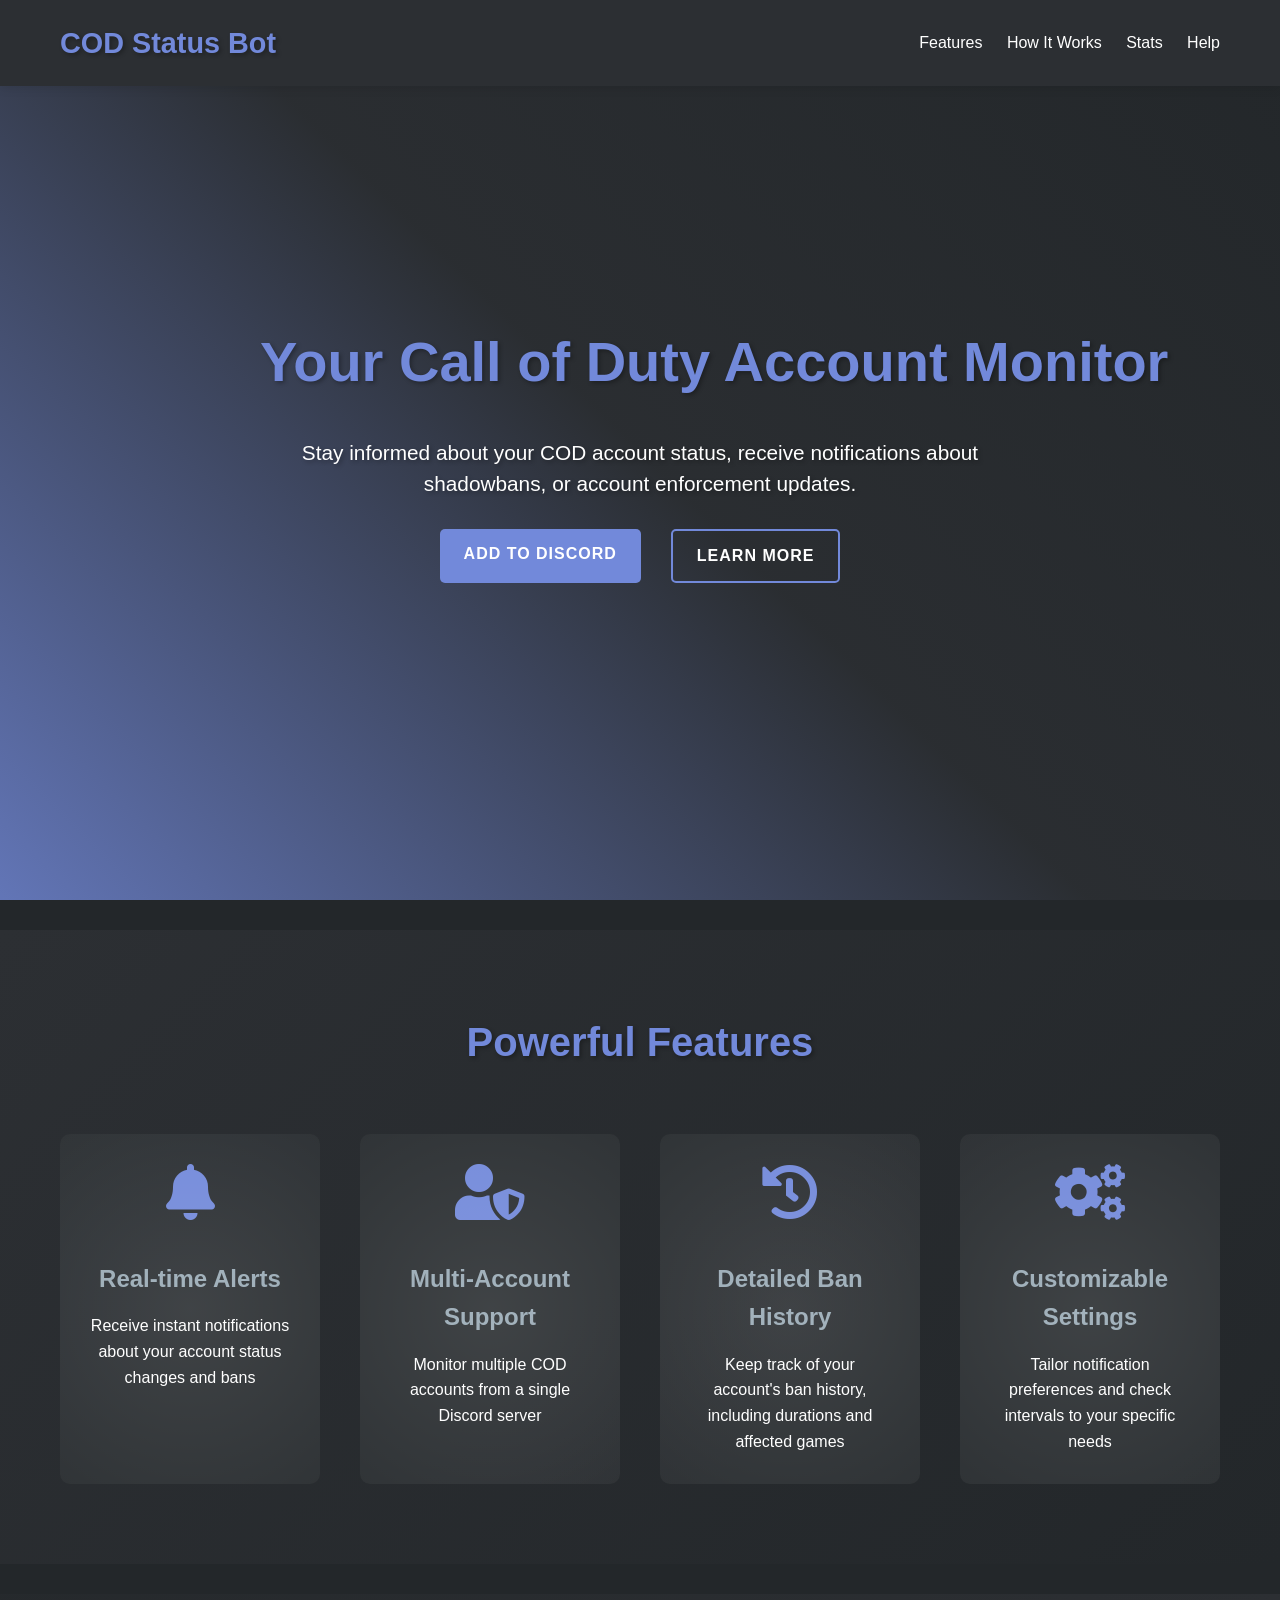
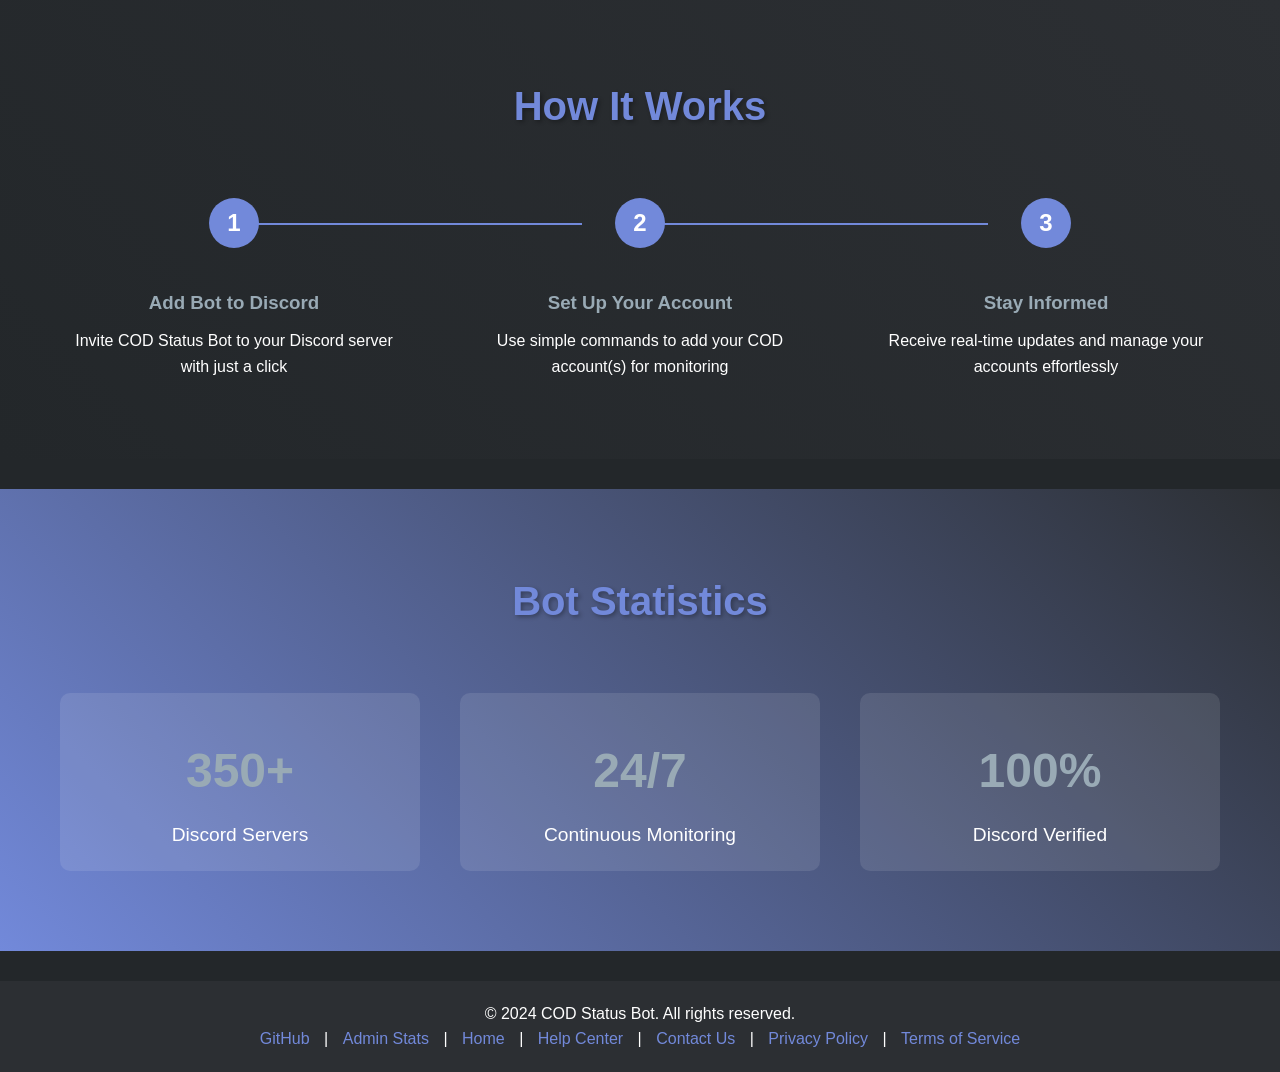
<file: templates/index.html>
<!DOCTYPE html>
<html lang="en">
<head>
    <meta charset="UTF-8">
    <meta name="viewport" content="width=device-width, initial-scale=1.0">
    <title>COD Status Bot - Monitor Your Call of Duty Account</title>
    <link rel="stylesheet" href="/static/style.css">
    <link rel="stylesheet" href="https://cdnjs.cloudflare.com/ajax/libs/font-awesome/5.15.3/css/all.min.css"
          integrity="sha512-iBBXm8fW90+nuLcSKlbmrPcLa0OT92xO1BIsZ+ywDWZCvqsWgccV3gFoRBv0z+8dLJgyAHIhR35VZc2oM/gI1w=="
          crossorigin="anonymous">
</head>
<body>
<header>
    <div class="container">
        <nav aria-label="Header Navigation">
            <div class="logo">COD Status Bot</div>
            <div class="nav-links">
                <a href="#features">Features</a>
                <a href="#how-it-works">How It Works</a>
                <a href="#stats">Stats</a>
                <a href="/help">Help</a>
            </div>
        </nav>
    </div>
</header>
<main role="main">
    <section class="hero">
        <div class="container">
            <h1>Your Call of Duty Account Monitor</h1>
            <p>Stay informed about your COD account status, receive notifications about shadowbans, or account
                enforcement updates.</p>
            <div class="btn-container">
                <a href="https://discord.com/application-directory/1211857854324015124"
                   class="btn"
                   rel="noopener">Add to Discord</a>
                <a href="/help" class="btn btn-secondary">Learn More</a>
            </div>
        </div>
    </section>
    <section id="features" class="features">
        <div class="container">
            <h2 class="section-title">Powerful Features</h2>
            <div class="feature-grid">
                <div class="feature">
                    <i class="fas fa-bell"></i>
                    <h3>Real-time Alerts</h3>
                    <p>Receive instant notifications about your account status changes and bans</p>
                </div>
                <div class="feature">
                    <i class="fas fa-user-shield"></i>
                    <h3>Multi-Account Support</h3>
                    <p>Monitor multiple COD accounts from a single Discord server</p>
                </div>
                <div class="feature">
                    <i class="fas fa-history"></i>
                    <h3>Detailed Ban History</h3>
                    <p>Keep track of your account's ban history, including durations and affected games</p>
                </div>
                <div class="feature">
                    <i class="fas fa-cogs"></i>
                    <h3>Customizable Settings</h3>
                    <p>Tailor notification preferences and check intervals to your specific needs</p>
                </div>
            </div>
        </div>
    </section>
    <section id="how-it-works" class="how-it-works">
        <div class="container">
            <h2 class="section-title">How It Works</h2>
            <div class="steps">
                <div class="step">
                    <div class="step-number">1</div>
                    <h3>Add Bot to Discord</h3>
                    <p>Invite COD Status Bot to your Discord server with just a click</p>
                </div>
                <div class="step">
                    <div class="step-number">2</div>
                    <h3>Set Up Your Account</h3>
                    <p>Use simple commands to add your COD account(s) for monitoring</p>
                </div>
                <div class="step">
                    <div class="step-number">3</div>
                    <h3>Stay Informed</h3>
                    <p>Receive real-time updates and manage your accounts effortlessly</p>
                </div>
            </div>
        </div>
    </section>
    <section id="stats" class="stats">
        <div class="container">
            <h2 class="section-title">Bot Statistics</h2>
            <div class="stat-grid">
                <div class="stat">
                    <h3 id="serverCount">Loading...</h3>
                    <p>Discord Servers</p>
                </div>
                <div class="stat">
                    <h3>24/7</h3>
                    <p>Continuous Monitoring</p>
                </div>
                <div class="stat">
                    <h3>100%</h3>
                    <p>Discord Verified</p>
                </div>
            </div>
        </div>
    </section>
</main>
<footer>
    <div class="container">
        <p>&copy; 2024 COD Status Bot. All rights reserved.</p>
        <div class="footer-links">
            <a href="https://github.com/bradselph/codstatusbot" target="_blank" rel="noopener">GitHub</a> |
            <a href="/admin/stats">Admin Stats</a> |
            <a href="/">Home</a> |
            <a href="/help">Help Center</a> |
            <a href="mailto:dev@codstatusbot.us">Contact Us</a> |
            <a href="/policy">Privacy Policy</a> |
            <a href="/terms">Terms of Service</a>
        </div>
    </div>
    <script>
        function updateServerCount() {
            document.getElementById('serverCount').textContent = '350+';
        }

        window.onload = updateServerCount;
    </script>
</footer>
</body>
</html>
</file>
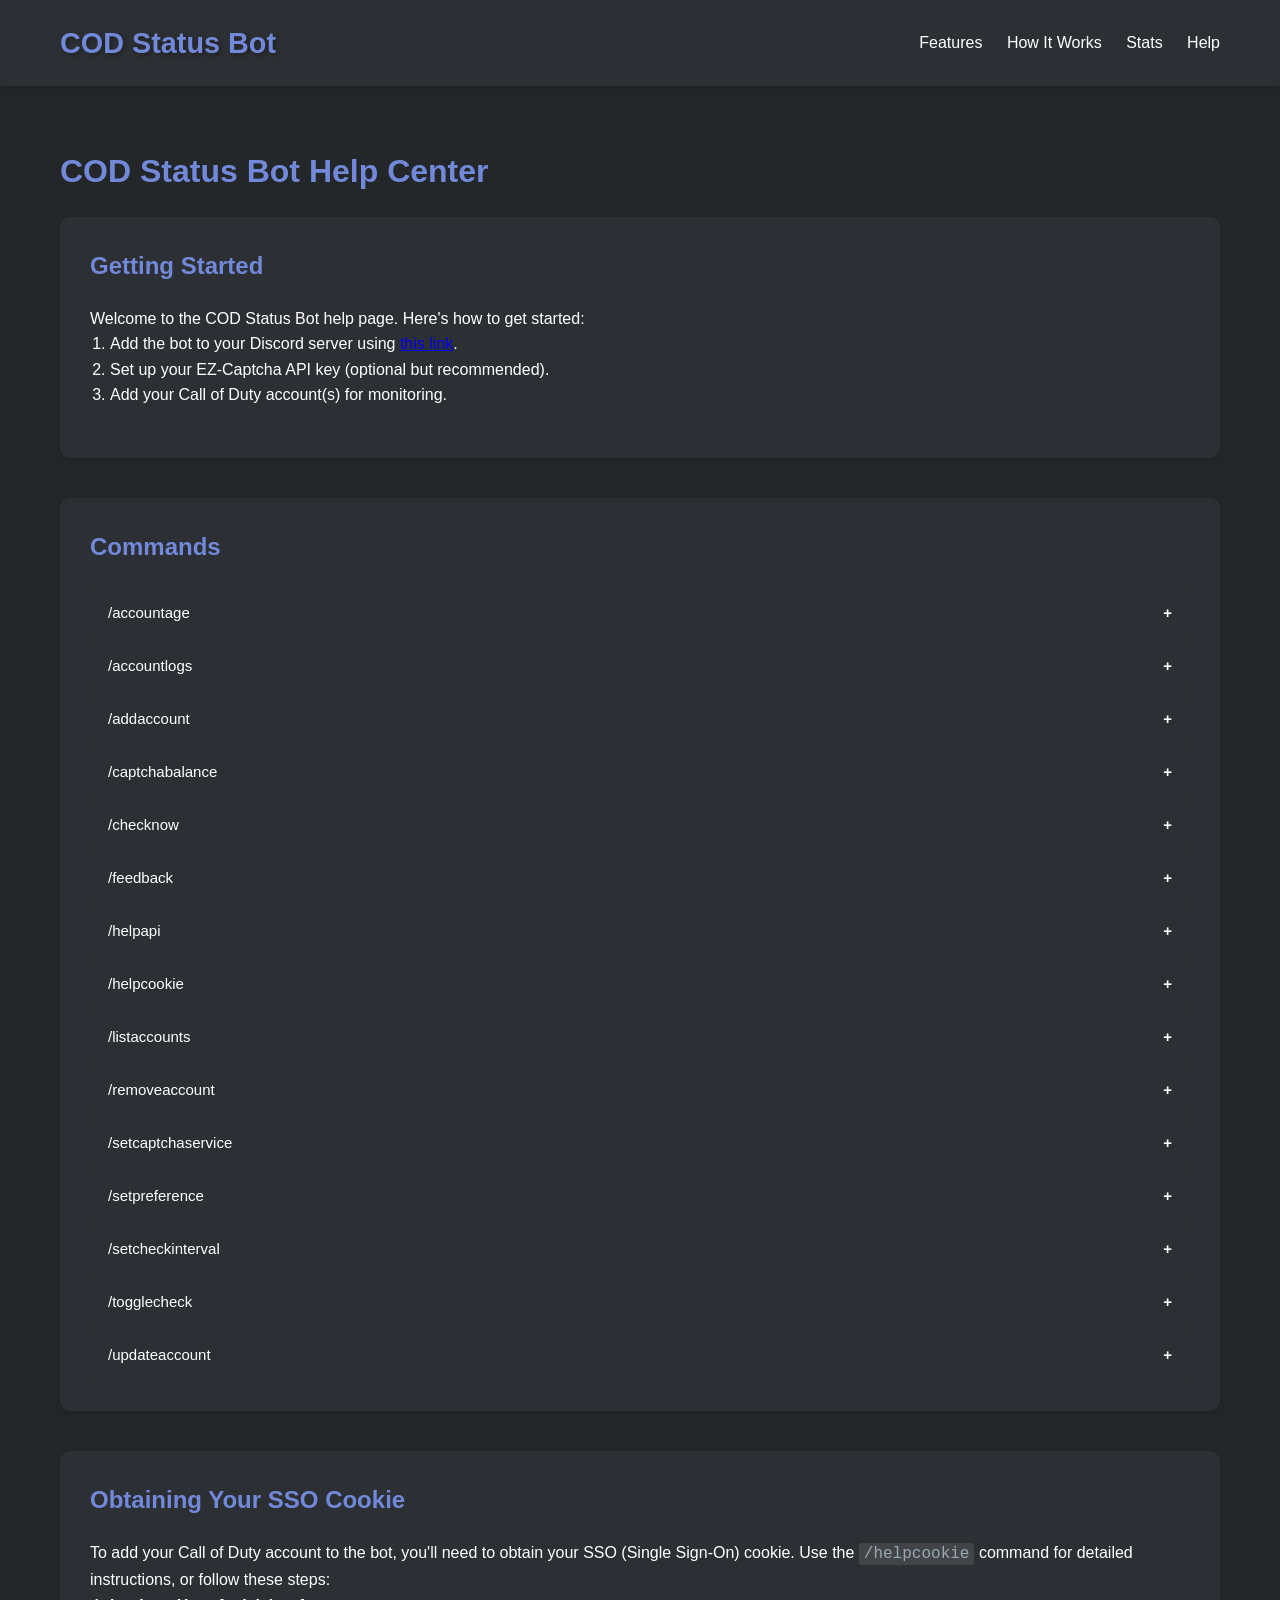
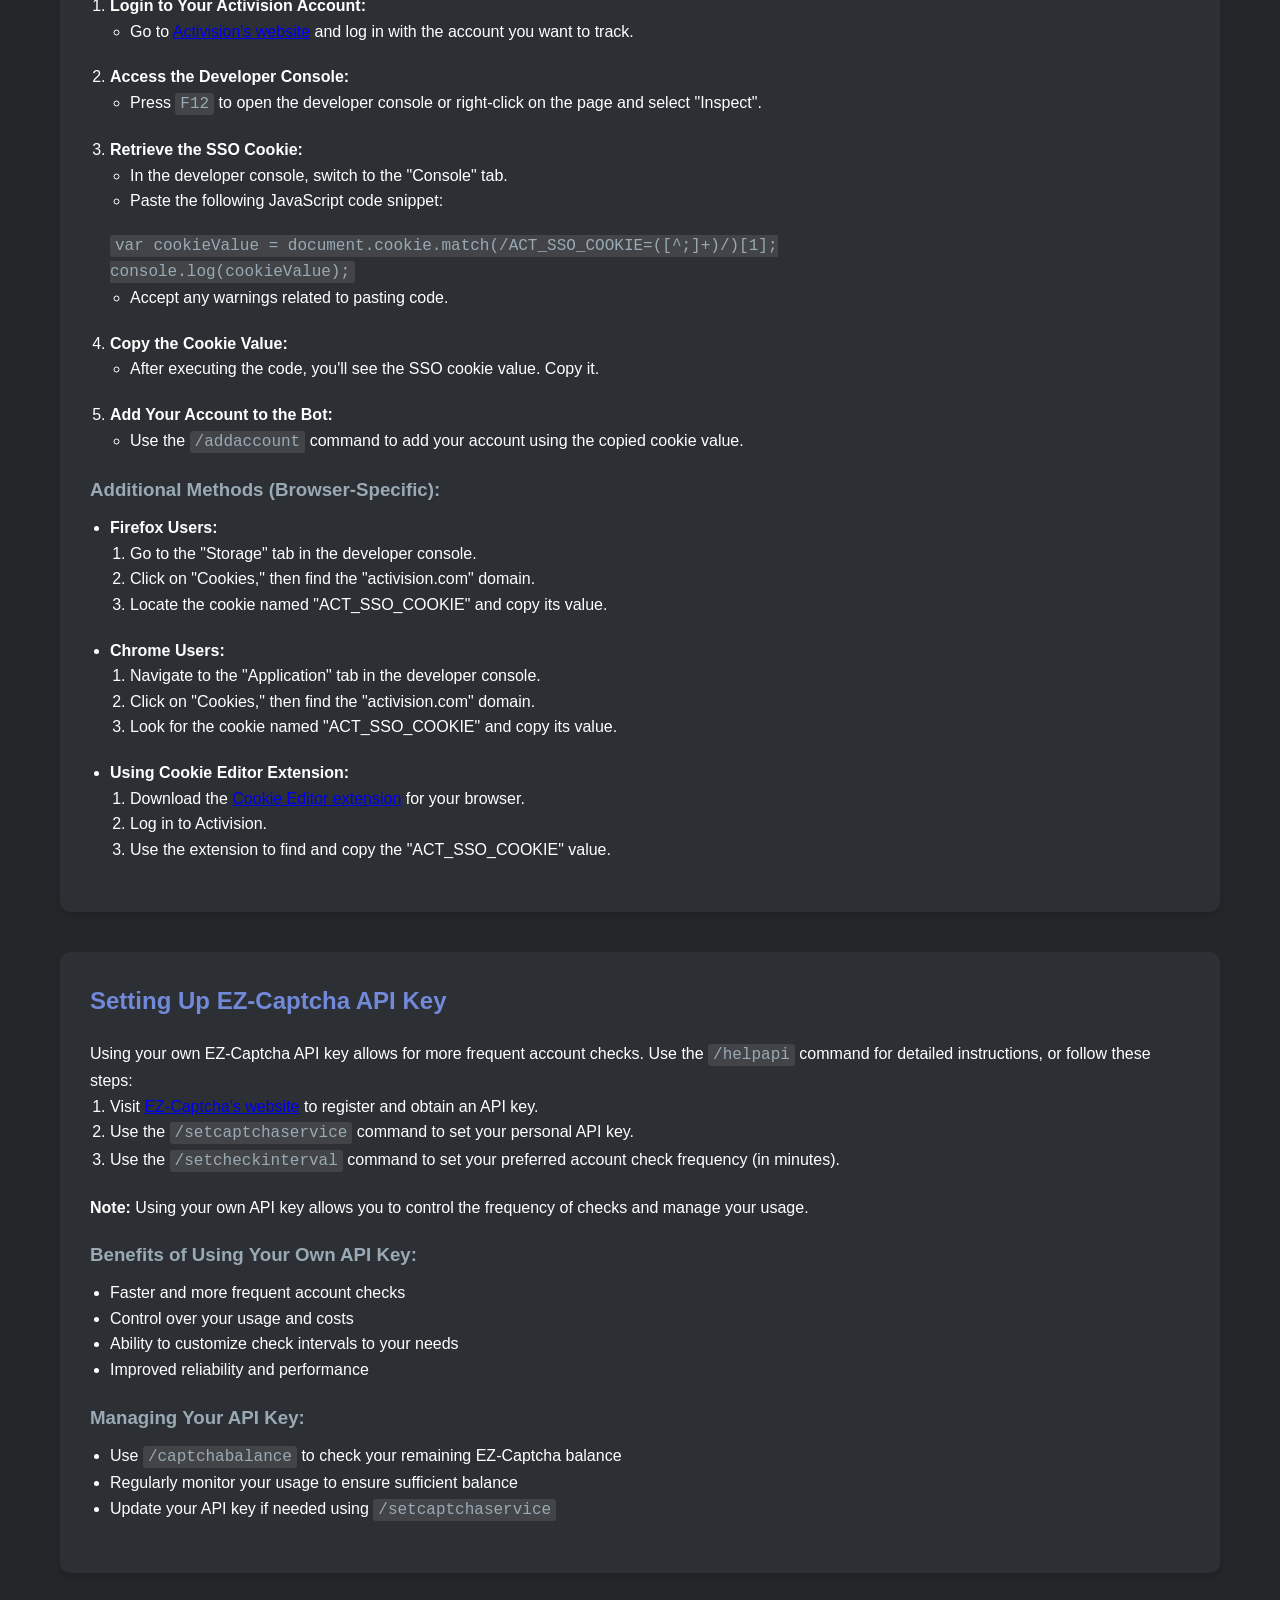
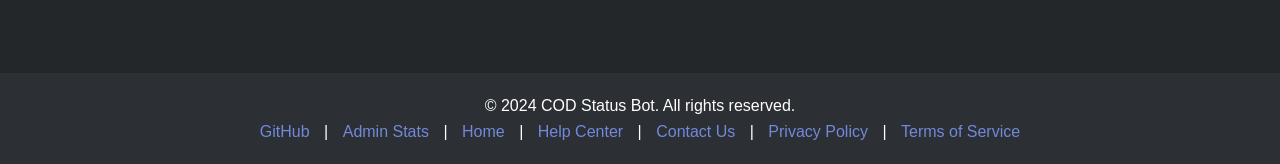
<file: templates/help.html>
<!DOCTYPE html>
<html lang="en">
<head>
    <meta charset="UTF-8">
    <meta name="viewport" content="width=device-width, initial-scale=1.0">
    <title>COD Status Bot - Help Center</title>
    <link rel="stylesheet" href="/static/style.css">
    <link rel="stylesheet" href="https://cdnjs.cloudflare.com/ajax/libs/font-awesome/5.15.3/css/all.min.css"
          integrity="sha512-iBBXm8fW90+nuLcSKlbmrPcLa0OT92xO1BIsZ+ywDWZCvqsWgccV3gFoRBv0z+8dLJgyAHIhR35VZc2oM/gI1w=="
          crossorigin="anonymous">
</head>
<body>
<header>
    <div class="container">
        <nav aria-label="Header Navigation">
            <a href="/" class="logo">COD Status Bot</a>
            <div class="nav-links">
                <a href="/#features">Features</a>
                <a href="/#how-it-works">How It Works</a>
                <a href="/#stats">Stats</a>
                <a href="/help">Help</a>
            </div>
        </nav>
    </div>
</header>
<div class="content-wrapper">
    <div class="help-content">
        <div class="container">
            <h1>COD Status Bot Help Center</h1>

            <div class="help-section">
                <h2>Getting Started</h2>
                <p>Welcome to the COD Status Bot help page. Here's how to get started:</p>
                <ol>
                    <li>Add the bot to your Discord server using <a
                            href="https://discord.com/application-directory/1211857854324015124" rel="noopener">this
                        link</a>.
                    </li>
                    <li>Set up your EZ-Captcha API key (optional but recommended).</li>
                    <li>Add your Call of Duty account(s) for monitoring.</li>
                </ol>
            </div>

            <div class="help-section">
                <h2>Commands</h2>
                <button class="collapsible">/accountage</button>
                <div class="content">
                    <p>Check the age of your monitored Call of Duty account(s).</p>
                    <p>Usage: <code>/accountage</code></p>
                </div>
                <button class="collapsible">/accountlogs</button>
                <div class="content">
                    <p>View the status history and logs for your monitored account(s).</p>
                    <p>Usage: <code>/accountlogs</code></p>
                </div>
                <button class="collapsible">/addaccount</button>
                <div class="content">
                    <p>Add a new account to monitor. You'll need to provide your SSO cookie.</p>
                    <p>Usage: <code>/addaccount</code></p>
                </div>
                <button class="collapsible">/captchabalance</button>
                <div class="content">
                    <p>Check your remaining EZ-Captcha balance.</p>
                    <p>Usage: <code>/captchabalance</code></p>
                </div>
                <button class="collapsible">/checknow</button>
                <div class="content">
                    <p>Perform an immediate status check on your account(s).</p>
                    <p>Usage: <code>/checknow</code></p>
                </div>
                <button class="collapsible">/feedback</button>
                <div class="content">
                    <p>Send feedback or suggestions to the bot developers.</p>
                    <p>Usage: <code>/feedback [your message]</code></p>
                </div>
                <button class="collapsible">/helpapi</button>
                <div class="content">
                    <p>Get detailed information on setting up and using your EZ-Captcha API key.</p>
                    <p>Usage: <code>/helpapi</code></p>
                </div>
                <button class="collapsible">/helpcookie</button>
                <div class="content">
                    <p>Receive a guide on how to obtain your SSO cookie for account monitoring.</p>
                    <p>Usage: <code>/helpcookie</code></p>
                </div>
                <button class="collapsible">/listaccounts</button>
                <div class="content">
                    <p>View a list of all your monitored accounts.</p>
                    <p>Usage: <code>/listaccounts</code></p>
                </div>
                <button class="collapsible">/removeaccount</button>
                <div class="content">
                    <p>Remove a monitored account from the bot.</p>
                    <p>Usage: <code>/removeaccount</code></p>
                </div>
                <button class="collapsible">/setcaptchaservice</button>
                <div class="content">
                    <p>Set your EZ-Captcha API key for faster and more frequent checks.</p>
                    <p>Usage: <code>/setcaptchaservice</code></p>
                </div>
                <button class="collapsible">/setpreference</button>
                <div class="content">
                    <p>Set your preferred notification method (channel or direct message).</p>
                    <p>Usage: <code>/setpreference</code></p>
                </div>
                <button class="collapsible">/setcheckinterval</button>
                <div class="content">
                    <p>Customize how often the bot checks your account status.</p>
                    <p>Usage: <code>/setcheckinterval</code></p>
                </div>
                <button class="collapsible">/togglecheck</button>
                <div class="content">
                    <p>Enable or disable status checks for a specific account.</p>
                    <p>Usage: <code>/togglecheck</code></p>
                </div>
                <button class="collapsible">/updateaccount</button>
                <div class="content">
                    <p>Update the SSO cookie for an existing monitored account.</p>
                    <p>Usage: <code>/updateaccount</code></p>
                </div>
            </div>
            <div class="help-section">
                <h2>Obtaining Your SSO Cookie</h2>
                <p>To add your Call of Duty account to the bot, you'll need to obtain your SSO (Single Sign-On) cookie.
                    Use
                    the <code>/helpcookie</code> command for detailed instructions, or follow these steps:</p>
                <ol>
                    <li><strong>Login to Your Activision Account:</strong>
                        <ul>
                            <li>Go to <a href="https://www.activision.com/" target="_blank" rel="noopener">Activision's
                                website</a> and log in with the account you want to track.
                            </li>
                        </ul>
                    </li>
                    <li><strong>Access the Developer Console:</strong>
                        <ul>
                            <li>Press <code>F12</code> to open the developer console or right-click on the page and
                                select
                                "Inspect".
                            </li>
                        </ul>
                    </li>
                    <li><strong>Retrieve the SSO Cookie:</strong>
                        <ul>
                            <li>In the developer console, switch to the "Console" tab.</li>
                            <li>Paste the following JavaScript code snippet:</li>
                        </ul>
                        <pre><code>var cookieValue = document.cookie.match(/ACT_SSO_COOKIE=([^;]+)/)[1];
console.log(cookieValue);</code></pre>
                        <ul>
                            <li>Accept any warnings related to pasting code.</li>
                        </ul>
                    </li>
                    <li><strong>Copy the Cookie Value:</strong>
                        <ul>
                            <li>After executing the code, you'll see the SSO cookie value. Copy it.</li>
                        </ul>
                    </li>
                    <li><strong>Add Your Account to the Bot:</strong>
                        <ul>
                            <li>Use the <code>/addaccount</code> command to add your account using the copied cookie
                                value.
                            </li>
                        </ul>
                    </li>
                </ol>
                <h3>Additional Methods (Browser-Specific):</h3>
                <ul>
                    <li><strong>Firefox Users:</strong>
                        <ol>
                            <li>Go to the "Storage" tab in the developer console.</li>
                            <li>Click on "Cookies," then find the "activision.com" domain.</li>
                            <li>Locate the cookie named "ACT_SSO_COOKIE" and copy its value.</li>
                        </ol>
                    </li>
                    <li><strong>Chrome Users:</strong>
                        <ol>
                            <li>Navigate to the "Application" tab in the developer console.</li>
                            <li>Click on "Cookies," then find the "activision.com" domain.</li>
                            <li>Look for the cookie named "ACT_SSO_COOKIE" and copy its value.</li>
                        </ol>
                    </li>
                    <li><strong>Using Cookie Editor Extension:</strong>
                        <ol>
                            <li>Download the <a href="https://cookie-editor.com/" target="_blank" rel="noopener">Cookie
                                Editor extension</a> for your browser.
                            </li>
                            <li>Log in to Activision.</li>
                            <li>Use the extension to find and copy the "ACT_SSO_COOKIE" value.</li>
                        </ol>
                    </li>
                </ul>
            </div>
            <div class="help-section">
                <h2>Setting Up EZ-Captcha API Key</h2>
                <p>Using your own EZ-Captcha API key allows for more frequent account checks. Use the
                    <code>/helpapi</code>
                    command for detailed instructions, or follow these steps:</p>
                <ol>
                    <li>Visit <a href="https://dashboard.ez-captcha.com/#/register?inviteCode=uyNrRgWlEKy"
                                 target="_blank"
                                 rel="noopener">EZ-Captcha's website</a> to register and obtain an API key.
                    </li>
                    <li>Use the <code>/setcaptchaservice</code> command to set your personal API key.</li>
                    <li>Use the <code>/setcheckinterval</code> command to set your preferred account check frequency (in
                        minutes).
                    </li>
                </ol>
                <p><strong>Note:</strong> Using your own API key allows you to control the frequency of checks and
                    manage
                    your usage.</p>
                <h3>Benefits of Using Your Own API Key:</h3>
                <ul>
                    <li>Faster and more frequent account checks</li>
                    <li>Control over your usage and costs</li>
                    <li>Ability to customize check intervals to your needs</li>
                    <li>Improved reliability and performance</li>
                </ul>
                <h3>Managing Your API Key:</h3>
                <ul>
                    <li>Use <code>/captchabalance</code> to check your remaining EZ-Captcha balance</li>
                    <li>Regularly monitor your usage to ensure sufficient balance</li>
                    <li>Update your API key if needed using <code>/setcaptchaservice</code></li>
                </ul>
            </div>
        </div>
    </div>
</div>
<footer>
    <div class="container">
        <p>© 2024 COD Status Bot. All rights reserved.</p>
        <div class="footer-links">
            <a href="https://github.com/bradselph/codstatusbot" target="_blank" rel="noopener">GitHub</a> |
            <a href="/admin/stats">Admin Stats</a> |
            <a href="/">Home</a> |
            <a href="/help">Help Center</a> |
            <a href="mailto:dev@codstatusbot.us">Contact Us</a> |
            <a href="/policy">Privacy Policy</a> |
            <a href="/terms">Terms of Service</a>
        </div>
    </div>
    <script>
        let coll = document.getElementsByClassName("collapsible");
        let i;
        for (i = 0; i < coll.length; i++) {
            coll[i].addEventListener("click", function () {
                this.classList.toggle("active");
                let content = this.nextElementSibling;
                if (content.style.maxHeight) {
                    content.style.maxHeight = null;
                } else {
                    content.style.maxHeight = content.scrollHeight + "px";
                }
            });
        }
    </script>
    <script>
        function setHeaderHeight() {
            const header = document.querySelector('header');
            const height = header.offsetHeight;
            document.documentElement.style.setProperty('--header-height', `${height}px`);
        }

        window.addEventListener('load', setHeaderHeight);
        window.addEventListener('resize', setHeaderHeight);
    </script>
</footer>
</body>
</html>
</file>
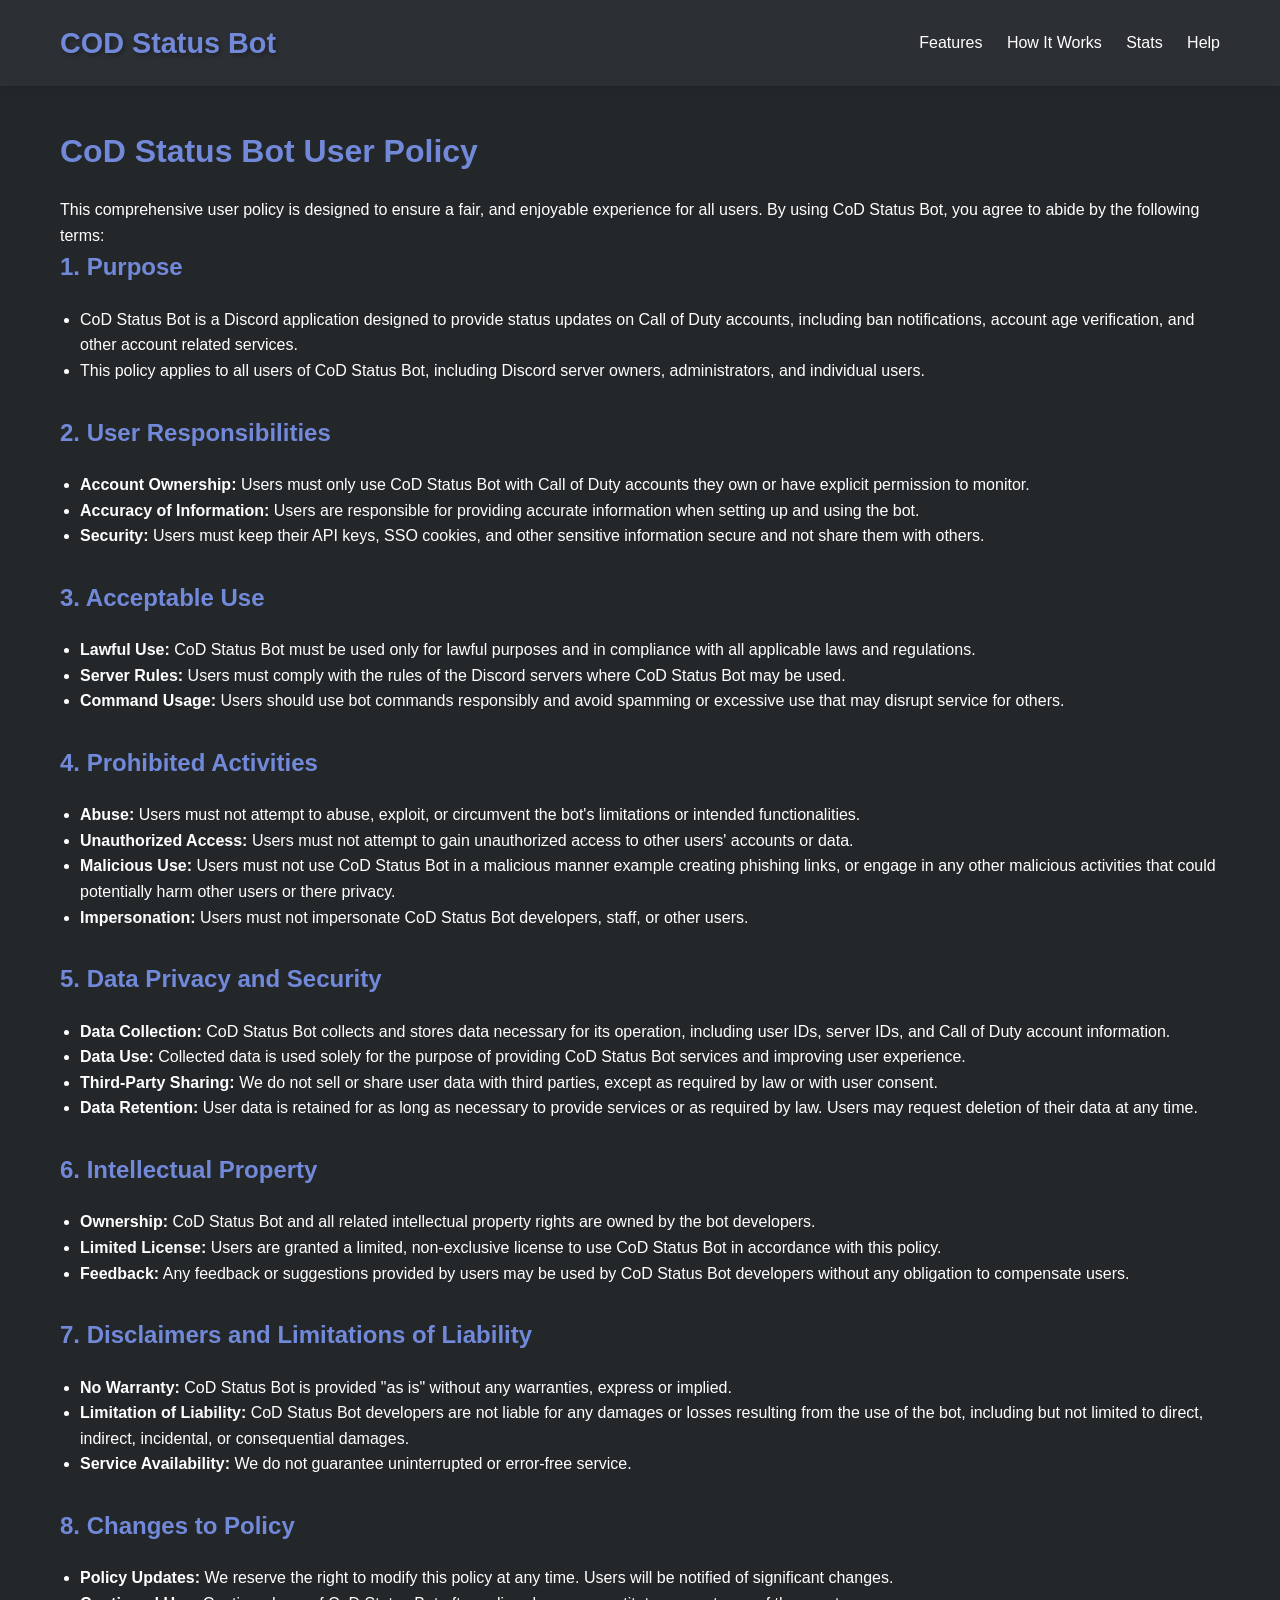
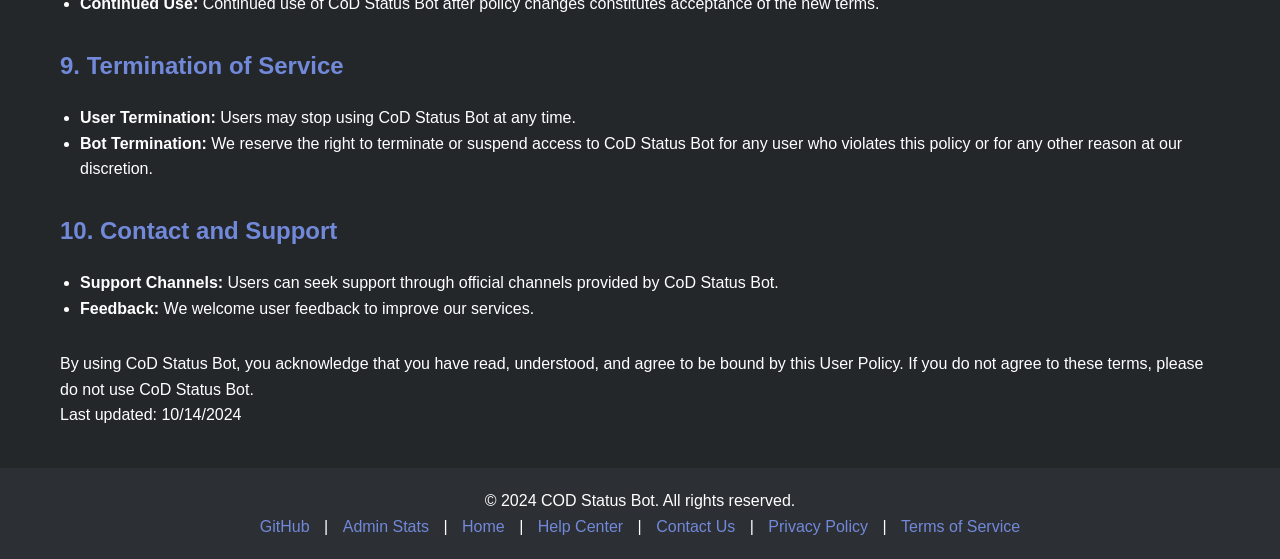
<file: templates/policy.html>
<!DOCTYPE html>
<html lang="en">
<head>
    <meta charset="UTF-8">
    <meta name="viewport" content="width=device-width, initial-scale=1.0">
    <title>COD Status Bot - Privacy Policy</title>
    <link rel="stylesheet" href="/static/style.css">
    <link rel="stylesheet" href="https://cdnjs.cloudflare.com/ajax/libs/font-awesome/5.15.3/css/all.min.css"
          integrity="sha512-iBBXm8fW90+nuLcSKlbmrPcLa0OT92xO1BIsZ+ywDWZCvqsWgccV3gFoRBv0z+8dLJgyAHIhR35VZc2oM/gI1w=="
          crossorigin="anonymous">
</head>
<body>
<header>
    <div class="container">
        <nav aria-label="Header Navigation">
            <a href="/" class="logo">COD Status Bot</a>
            <div class="nav-links">
                <a href="/#features">Features</a>
                <a href="/#how-it-works">How It Works</a>
                <a href="/#stats">Stats</a>
                <a href="/help">Help</a>
            </div>
        </nav>
    </div>
</header>
<div class="content-wrapper">
    <div class="policy-content">
        <div class="container">
            <h1>CoD Status Bot User Policy</h1>

            <p>This comprehensive user policy is designed to ensure a fair, and
                enjoyable experience for all users. By using CoD Status Bot, you agree to abide by the following
                terms:</p>

            <section>
                <h2>1. Purpose</h2>
                <ul>
                    <li>CoD Status Bot is a Discord application designed to provide status updates on Call of Duty
                        accounts,
                        including ban notifications, account age verification, and other account related services.
                    </li>
                    <li>This policy applies to all users of CoD Status Bot, including Discord server owners,
                        administrators, and individual users.
                    </li>
                </ul>
            </section>

            <section>
                <h2>2. User Responsibilities</h2>
                <ul>
                    <li><strong>Account Ownership:</strong> Users must only use CoD Status Bot with Call of Duty
                        accounts they own or have explicit permission to monitor.
                    </li>
                    <li><strong>Accuracy of Information:</strong> Users are responsible for providing accurate
                        information when setting up and using the bot.
                    </li>
                    <li><strong>Security:</strong> Users must keep their API keys, SSO cookies, and other sensitive
                        information secure and not share them with others.
                    </li>
                </ul>
            </section>

            <section>
                <h2>3. Acceptable Use</h2>
                <ul>
                    <li><strong>Lawful Use:</strong> CoD Status Bot must be used only for lawful purposes and in
                        compliance with all applicable laws and regulations.
                    </li>
                    <li><strong>Server Rules:</strong> Users must comply with the rules of the Discord servers where CoD
                        Status Bot may be used.
                    </li>
                    <li><strong>Command Usage:</strong> Users should use bot commands responsibly and avoid spamming or
                        excessive use that may disrupt service for others.
                    </li>
                </ul>
            </section>

            <section>
                <h2>4. Prohibited Activities</h2>
                <ul>
                    <li><strong>Abuse:</strong> Users must not attempt to abuse, exploit, or circumvent the bot's
                        limitations or intended functionalities.
                    </li>
                    <li><strong>Unauthorized Access:</strong> Users must not attempt to gain unauthorized access to
                        other users' accounts or data.
                    </li>
                    <li><strong>Malicious Use:</strong> Users must not use CoD Status Bot in a malicious manner example
                        creating phishing links, or engage in any other malicious activities that could potentially
                        harm other users or there privacy.
                    </li>
                    <li><strong>Impersonation:</strong> Users must not impersonate CoD Status Bot developers, staff, or
                        other users.
                    </li>
                </ul>
            </section>

            <section>
                <h2>5. Data Privacy and Security</h2>
                <ul>
                    <li><strong>Data Collection:</strong> CoD Status Bot collects and stores data necessary for its
                        operation, including user IDs, server IDs, and Call of Duty account information.
                    </li>
                    <li><strong>Data Use:</strong> Collected data is used solely for the purpose of providing CoD Status
                        Bot services and improving user experience.
                    </li>
                    <li><strong>Third-Party Sharing:</strong> We do not sell or share user data with third parties,
                        except as required by law or with user consent.
                    </li>
                    <li><strong>Data Retention:</strong> User data is retained for as long as necessary to provide
                        services or as required by law. Users may request deletion of their data at any time.
                    </li>
                </ul>
            </section>

            <section>
                <h2>6. Intellectual Property</h2>
                <ul>
                    <li><strong>Ownership:</strong> CoD Status Bot and all related intellectual property rights are
                        owned by the bot developers.
                    </li>
                    <li><strong>Limited License:</strong> Users are granted a limited, non-exclusive license to use CoD
                        Status Bot in accordance with this policy.
                    </li>
                    <li><strong>Feedback:</strong> Any feedback or suggestions provided by users may be used by CoD
                        Status Bot developers without any obligation to compensate users.
                    </li>
                </ul>
            </section>

            <section>
                <h2>7. Disclaimers and Limitations of Liability</h2>
                <ul>
                    <li><strong>No Warranty:</strong> CoD Status Bot is provided "as is" without any warranties, express
                        or implied.
                    </li>
                    <li><strong>Limitation of Liability:</strong> CoD Status Bot developers are not liable for any
                        damages or losses resulting from the use of the bot, including but not limited to direct,
                        indirect, incidental, or consequential damages.
                    </li>
                    <li><strong>Service Availability:</strong> We do not guarantee uninterrupted or error-free service.
                    </li>
                </ul>
            </section>

            <section>
                <h2>8. Changes to Policy</h2>
                <ul>
                    <li><strong>Policy Updates:</strong> We reserve the right to modify this policy at any time. Users
                        will be notified of significant changes.
                    </li>
                    <li><strong>Continued Use:</strong> Continued use of CoD Status Bot after policy changes constitutes
                        acceptance of the new terms.
                    </li>
                </ul>
            </section>

            <section>
                <h2>9. Termination of Service</h2>
                <ul>
                    <li><strong>User Termination:</strong> Users may stop using CoD Status Bot at any time.</li>
                    <li><strong>Bot Termination:</strong> We reserve the right to terminate or suspend access to CoD
                        Status Bot for any user who violates this policy or for any other reason at our discretion.
                    </li>
                </ul>
            </section>

            <section>
                <h2>10. Contact and Support</h2>
                <ul>
                    <li><strong>Support Channels:</strong> Users can seek support through official channels provided by
                        CoD Status Bot.
                    </li>
                    <li><strong>Feedback:</strong> We welcome user feedback to improve our services.</li>
                </ul>
            </section>

            <p>By using CoD Status Bot, you acknowledge that you have read, understood, and agree to be bound by this
                User Policy. If you do not agree to these terms, please do not use CoD Status Bot.</p>

            <p>Last updated: 10/14/2024</p>
        </div>
    </div>
</div>

<footer>
    <div class="container">
        <p>© 2024 COD Status Bot. All rights reserved.</p>
        <div class="footer-links">
            <a href="https://GitHub.com/bradselph/codstatusbot" target="_blank" rel="noopener">GitHub</a> |
            <a href="/admin/stats">Admin Stats</a> |
            <a href="/">Home</a> |
            <a href="/help">Help Center</a> |
            <a href="mailto:dev@codstatusbot.us">Contact Us</a> |
            <a href="/policy">Privacy Policy</a> |
            <a href="/terms">Terms of Service</a>
        </div>
    </div>
</footer>
<script>
    function setHeaderHeight() {
        const header = document.querySelector('header');
        const height = header.offsetHeight;
        document.documentElement.style.setProperty('--header-height', `${height}px`);
    }

    window.addEventListener('load', setHeaderHeight);
    window.addEventListener('resize', setHeaderHeight);
</script>
</body>
</html>
</file>
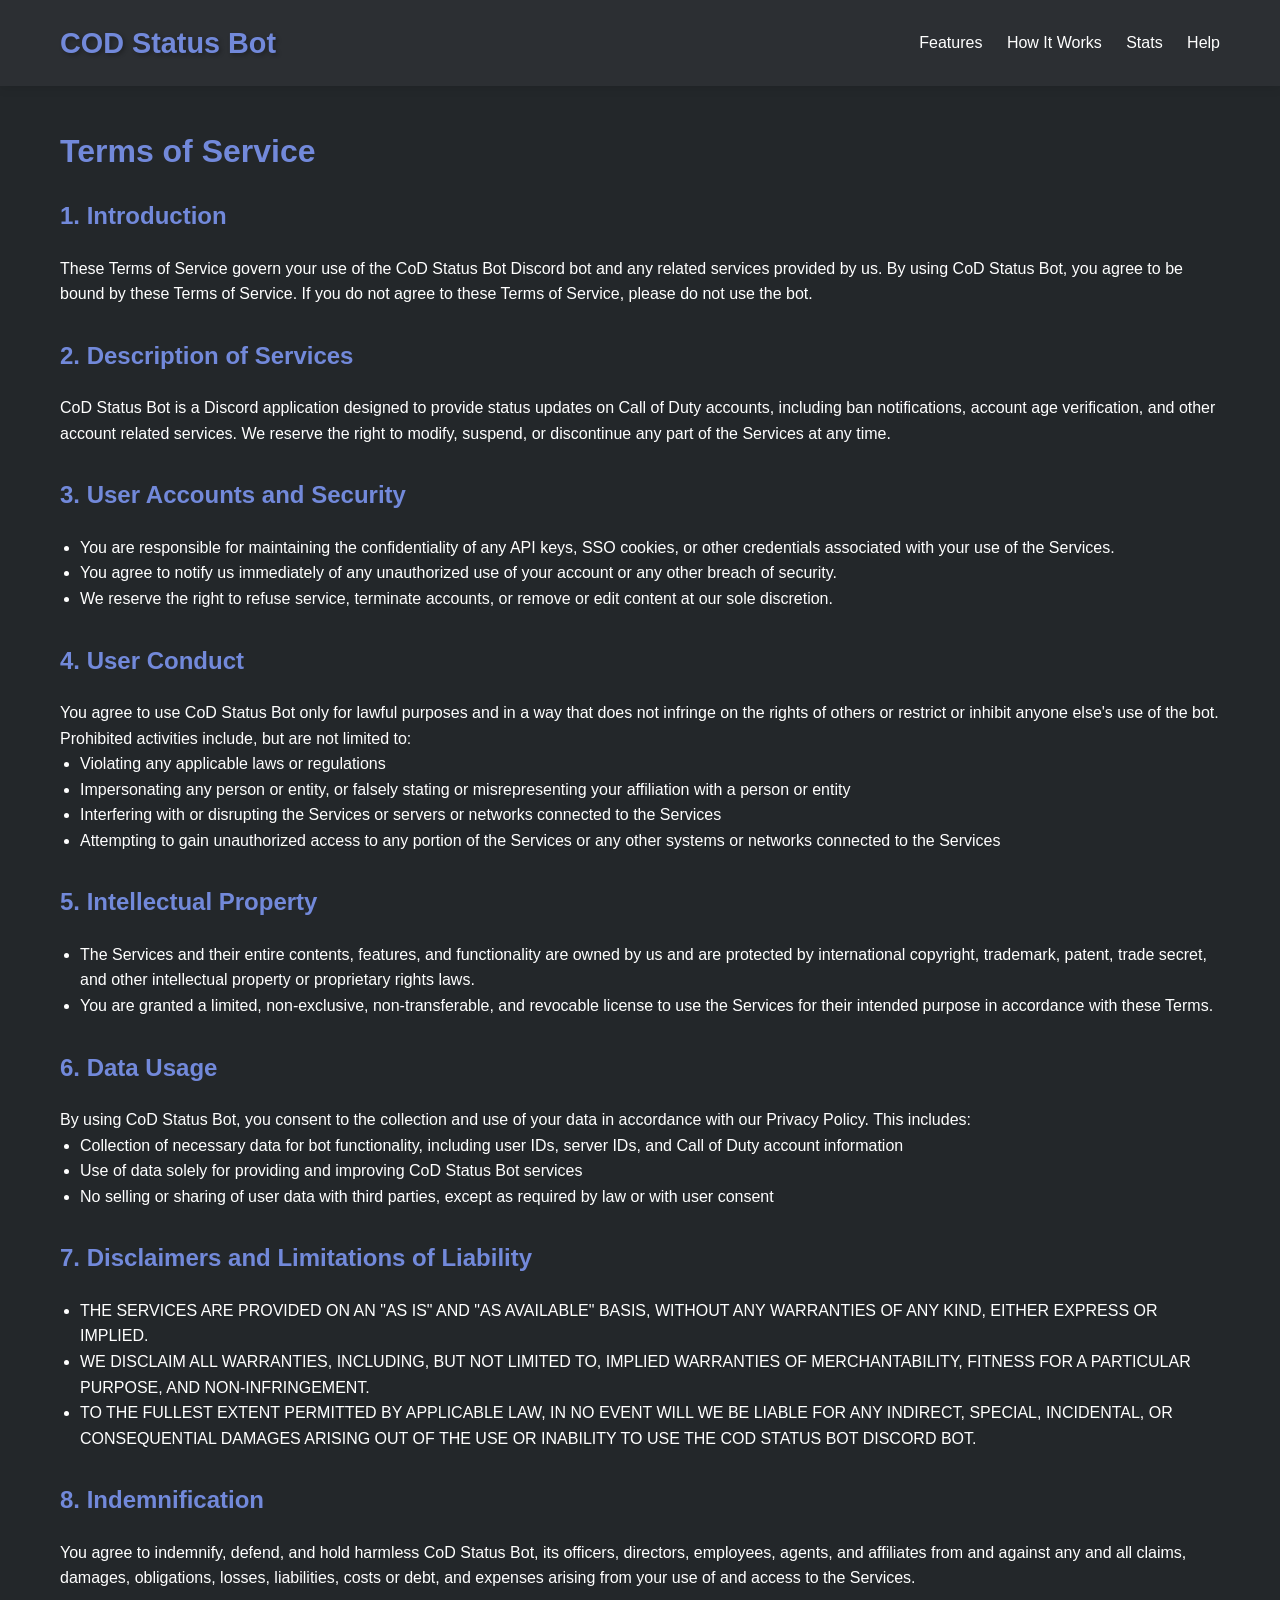
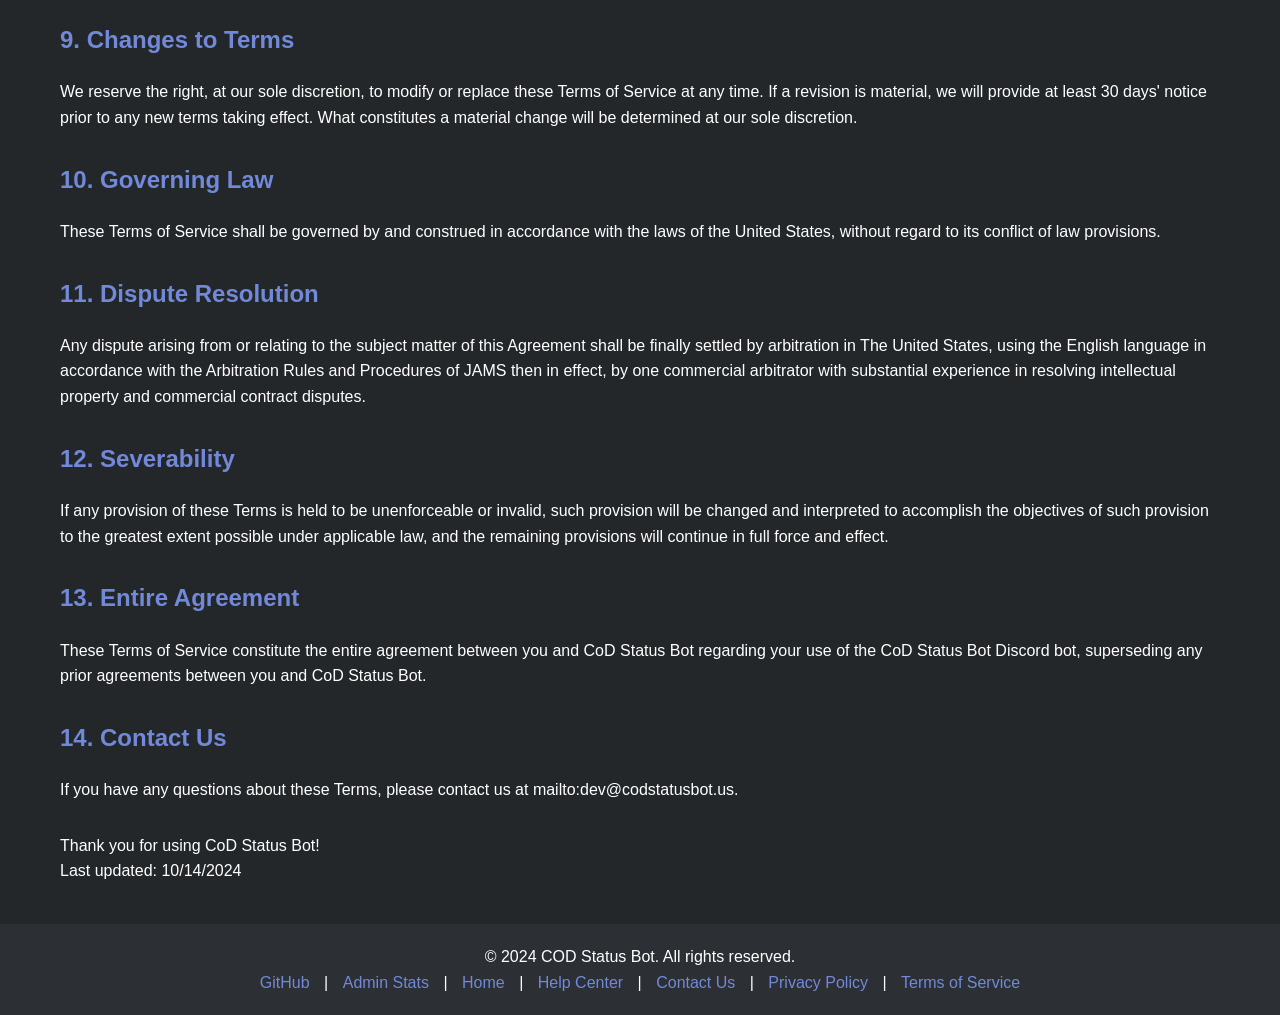
<file: templates/terms.html>
<!DOCTYPE html>
<html lang="en">
<head>
    <meta charset="UTF-8">
    <meta name="viewport" content="width=device-width, initial-scale=1.0">
    <title>COD Status Bot - Terms of Service</title>
    <link rel="stylesheet" href="/static/style.css">
    <link rel="stylesheet" href="https://cdnjs.cloudflare.com/ajax/libs/font-awesome/5.15.3/css/all.min.css"
          integrity="sha512-iBBXm8fW90+nuLcSKlbmrPcLa0OT92xO1BIsZ+ywDWZCvqsWgccV3gFoRBv0z+8dLJgyAHIhR35VZc2oM/gI1w=="
          crossorigin="anonymous">
</head>
<body>
<header>
    <div class="container">
        <nav aria-label="Header Navigation">
            <a href="/" class="logo">COD Status Bot</a>
            <div class="nav-links">
                <a href="/#features">Features</a>
                <a href="/#how-it-works">How It Works</a>
                <a href="/#stats">Stats</a>
                <a href="/help">Help</a>
            </div>
        </nav>
    </div>
</header>
<div class="content-wrapper">
    <div class="terms-content">
        <div class="container">
            <h1>Terms of Service</h1>

            <section>
                <h2>1. Introduction</h2>
                <p>These Terms of Service govern your use of the CoD Status Bot Discord bot and
                    any related services provided by us. By using CoD Status Bot, you agree to be bound by these Terms
                    of
                    Service. If you do not agree to these Terms of Service, please do not use the bot.</p>
            </section>

            <section>
                <h2>2. Description of Services</h2>
                <p>CoD Status Bot is a Discord application designed to provide status updates on Call of Duty accounts,
                    including ban notifications, account age verification, and other account related services. We
                    reserve the right to
                    modify, suspend, or discontinue any part of the Services at any time.</p>
            </section>

            <section>
                <h2>3. User Accounts and Security</h2>
                <ul>
                    <li>You are responsible for maintaining the confidentiality of any API keys, SSO cookies, or other
                        credentials associated with your use of the Services.
                    </li>
                    <li>You agree to notify us immediately of any unauthorized use of your account or any other breach
                        of security.
                    </li>
                    <li>We reserve the right to refuse service, terminate accounts, or remove or edit content at our
                        sole discretion.
                    </li>
                </ul>
            </section>

            <section>
                <h2>4. User Conduct</h2>
                <p>You agree to use CoD Status Bot only for lawful purposes and in a way that does not infringe on the
                    rights of others or restrict or inhibit anyone else's use of the bot. Prohibited
                    activities include, but are not limited to:</p>
                <ul>
                    <li>Violating any applicable laws or regulations</li>
                    <li>Impersonating any person or entity, or falsely stating or misrepresenting your affiliation with
                        a person or entity
                    </li>
                    <li>Interfering with or disrupting the Services or servers or networks connected to the Services
                    </li>
                    <li>Attempting to gain unauthorized access to any portion of the Services or any other systems or
                        networks connected to the Services
                    </li>
                </ul>
            </section>

            <section>
                <h2>5. Intellectual Property</h2>
                <ul>
                    <li>The Services and their entire contents, features, and functionality are owned by us and are
                        protected by international copyright, trademark, patent, trade secret, and other intellectual
                        property or proprietary rights laws.
                    </li>
                    <li>You are granted a limited, non-exclusive, non-transferable, and revocable license to use the
                        Services for their intended purpose in accordance with these Terms.
                    </li>
                </ul>
            </section>

            <section>
                <h2>6. Data Usage</h2>
                <p>By using CoD Status Bot, you consent to the collection and use of your data in accordance with our
                    Privacy Policy. This includes:</p>
                <ul>
                    <li>Collection of necessary data for bot functionality, including user IDs, server IDs, and Call of
                        Duty account information
                    </li>
                    <li>Use of data solely for providing and improving CoD Status Bot services</li>
                    <li>No selling or sharing of user data with third parties, except as required by law or with user
                        consent
                    </li>
                </ul>
            </section>

            <section>
                <h2>7. Disclaimers and Limitations of Liability</h2>
                <ul>
                    <li>THE SERVICES ARE PROVIDED ON AN "AS IS" AND "AS AVAILABLE" BASIS, WITHOUT ANY WARRANTIES OF ANY
                        KIND, EITHER EXPRESS OR IMPLIED.
                    </li>
                    <li>WE DISCLAIM ALL WARRANTIES, INCLUDING, BUT NOT LIMITED TO, IMPLIED WARRANTIES OF
                        MERCHANTABILITY, FITNESS FOR A PARTICULAR PURPOSE, AND NON-INFRINGEMENT.
                    </li>
                    <li>TO THE FULLEST EXTENT PERMITTED BY APPLICABLE LAW, IN NO EVENT WILL WE BE LIABLE FOR ANY
                        INDIRECT, SPECIAL, INCIDENTAL, OR CONSEQUENTIAL DAMAGES ARISING OUT OF THE USE OR INABILITY TO
                        USE THE COD
                        STATUS BOT DISCORD BOT.
                    </li>
                </ul>
            </section>

            <section>
                <h2>8. Indemnification</h2>
                <p>You agree to indemnify, defend, and hold harmless CoD Status Bot, its officers, directors, employees,
                    agents, and affiliates from and against any and all claims, damages, obligations, losses,
                    liabilities, costs or debt, and expenses arising from your use of and access to the Services.</p>
            </section>

            <section>
                <h2>9. Changes to Terms</h2>
                <p>We reserve the right, at our sole discretion, to modify or replace these Terms of Service at any
                    time. If a revision is material, we will provide at least 30 days' notice prior to any new terms
                    taking
                    effect. What constitutes a material change will be determined at our sole discretion.</p>
            </section>

            <section>
                <h2>10. Governing Law</h2>
                <p>These Terms of Service shall be governed by and construed in accordance with the laws of the United
                    States, without regard to its conflict of law provisions.</p>
            </section>

            <section>
                <h2>11. Dispute Resolution</h2>
                <p>Any dispute arising from or relating to the subject matter of this Agreement shall be finally settled
                    by arbitration in The United States, using the English language in accordance with the Arbitration
                    Rules and Procedures of JAMS then in effect, by one commercial arbitrator with substantial
                    experience in resolving intellectual property and commercial contract disputes.</p>
            </section>

            <section>
                <h2>12. Severability</h2>
                <p>If any provision of these Terms is held to be unenforceable or invalid, such provision will be
                    changed and interpreted to accomplish the objectives of such provision to the greatest extent
                    possible under applicable law, and the remaining provisions will continue in full force and
                    effect.</p>
            </section>

            <section>
                <h2>13. Entire Agreement</h2>
                <p>These Terms of Service constitute the entire agreement between you and CoD Status Bot regarding your
                    use of the CoD Status Bot Discord bot, superseding any prior agreements between you and CoD Status
                    Bot.</p>
            </section>

            <section>
                <h2>14. Contact Us</h2>
                <p>If you have any questions about these Terms, please contact us at mailto:dev@codstatusbot.us.</p>
            </section>

            <p>Thank you for using CoD Status Bot!</p>

            <p>Last updated: 10/14/2024</p>
        </div>
    </div>
</div>
<footer>
    <div class="container">
        <p>© 2024 COD Status Bot. All rights reserved.</p>
        <div class="footer-links">
            <a href="https://github.com/bradselph/codstatusbot" target="_blank" rel="noopener">GitHub</a> |
            <a href="/admin/stats">Admin Stats</a> |
            <a href="/">Home</a> |
            <a href="/help">Help Center</a> |
            <a href="mailto:dev@codstatusbot.us">Contact Us</a> |
            <a href="/policy">Privacy Policy</a> |
            <a href="/terms">Terms of Service</a>
        </div>
    </div>
</footer>
<script>
    function setHeaderHeight() {
        const header = document.querySelector('header');
        const height = header.offsetHeight;
        document.documentElement.style.setProperty('--header-height', `${height}px`);
    }

    window.addEventListener('load', setHeaderHeight);
    window.addEventListener('resize', setHeaderHeight);
</script>
</body>
</html>
</file>
<file: static/style.css>
:root {
    --primary-color: #7289DA;
    --secondary-color: #2C2F33;
    --accent-color: #99AAB5;
    --text-color: #FFFFFF;
    --background-color: #23272A;
    --header-height: 80px;
}

* {
    margin: 0;
    padding: 0;
    box-sizing: border-box;
}

body {
    font-family: 'Helvetica Neue', Arial, sans-serif;
    line-height: 1.6;
    color: var(--text-color);
    background-color: var(--background-color);
    overflow-x: hidden;
}

.policy-content, .terms-content {
    padding-top: 80px;
}

.container {
    max-width: 1200px;
    margin: 0 auto;
    padding: 0 20px;
}

header {
    background-color: var(--secondary-color);
    padding: 20px 0;
    position: fixed;
    width: 100%;
    top: 0;
    z-index: 1000;
    box-shadow: 0 2px 10px rgba(0, 0, 0, 0.1);
}

nav {
    display: flex;
    justify-content: space-between;
    align-items: center;
}

.logo {
    font-size: 1.8rem;
    font-weight: bold;
    color: var(--primary-color);
    text-decoration: none;
}

.nav-links a {
    color: var(--text-color);
    text-decoration: none;
    margin-left: 20px;
    transition: color 0.3s ease;
}

.nav-links a:hover {
    color: var(--primary-color);
}

.help-content {
    padding: 60px 0;
}

.help-section {
    background-color: var(--secondary-color);
    border-radius: 10px;
    padding: 30px;
    margin-bottom: 40px;
    box-shadow: 0 4px 6px rgba(0, 0, 0, 0.1);
    transition: transform 0.3s ease;
}

.help-section:hover {
    transform: translateY(-5px);
}

.content-wrapper {
    padding-top: var(--header-height);
}

.policy-content, .terms-content {
    padding: 40px 0;
}

h1, h2 {
    color: var(--primary-color);
    margin-bottom: 20px;
}

h3 {
    margin-top: 20px;
    margin-bottom: 10px;
    color: var(--accent-color);
}

ul, ol {
    margin-left: 20px;
    margin-bottom: 20px;
}

code {
    background-color: rgba(255, 255, 255, 0.1);
    color: var(--accent-color);
    padding: 2px 5px;
    border-radius: 3px;
    font-family: 'Courier New', Courier, monospace;
}

section {
    margin-bottom: 30px;
}

footer {
    background-color: var(--secondary-color);
    padding: 20px 0;
    text-align: center;
}

footer a {
    color: var(--primary-color);
    text-decoration: none;
    margin: 0 10px;
    transition: color 0.3s ease;
}

footer a:hover {
    color: var(--accent-color);
}

.collapsible {
    background-color: var(--secondary-color);
    color: var(--text-color);
    cursor: pointer;
    padding: 18px;
    width: 100%;
    border: none;
    text-align: left;
    outline: none;
    font-size: 15px;
    transition: 0.4s;
    border-radius: 5px;
}

.active, .collapsible:hover {
    background-color: var(--primary-color);
}

.collapsible:after {
    content: '\002B';
    color: var(--text-color);
    font-weight: bold;
    float: right;
    margin-left: 5px;
}

.active:after {
    content: "\2212";
}

.content {
    padding: 0 18px;
    max-height: 0;
    overflow: hidden;
    transition: max-height 0.2s ease-out;
    background-color: var(--background-color);
}

.logo {
    text-shadow: 2px 2px 4px rgba(0, 0, 0, 0.3);
}

.nav-links a::after {
    content: '';
    position: absolute;
    width: 0;
    height: 2px;
    bottom: -5px;
    left: 0;
    background-color: var(--primary-color);
    transition: width 0.3s ease;
}

.nav-links a:hover::after {
    width: 100%;
}

.hero {
    min-height: 100vh;
    display: flex;
    flex-direction: column;
    justify-content: center;
    align-items: center;
    text-align: center;
    padding: 0 20px;
    position: relative;
    overflow: hidden;
}

.hero .container {
    max-width: 800px;
    text-align: center;
    margin: 0 auto;
}

.hero h1 {
    font-size: 3.5rem;
    white-space: nowrap;
    margin: 0 auto 20px;
    animation: fadeInUp 1s ease-out;
    text-shadow: 2px 2px 4px rgba(0, 0, 0, 0.3);
}

.hero p {
    font-size: 1.3rem;
    max-width: 700px;
    margin: 30px auto 30px;
    text-align: center;
    line-height: 1.5;
    animation: fadeInUp 1s ease-out 0.5s;
    text-shadow: 2px 2px 4px rgba(0, 0, 0, 0.3);
}

.hero::before {
    content: '';
    position: absolute;
    top: 0;
    left: 0;
    right: 0;
    bottom: 0;
    background: linear-gradient(45deg, #7289DA, #2C2F33, #23272A);
    opacity: 0.8;
    z-index: -1;
}
/*
.hero::after {
    content: '';
    position: absolute;
    top: 50%;
    left: 50%;
    width: 200%;
    height: 200%;
    background: radial-gradient(circle, rgba(255, 255, 255, 0.1) 0%, rgba(255, 255, 255, 0) 70%);
    transform: translate(-50%, -50%);
    animation: pulse 15s infinite;
}
*/
@keyframes pulse {
    0% {
        transform: translate(-50%, -50%) scale(1);
    }
    50% {
        transform: translate(-50%, -50%) scale(1.5);
    }
    100% {
        transform: translate(-50%, -50%) scale(1);
    }
}

.hero .btn-container {
    display: flex;
    justify-content: center;
    gap: 15px;
    flex-wrap: wrap;
}

.feature-grid {
    display: grid;
    grid-template-columns: repeat(auto-fit, minmax(250px, 1fr));
    gap: 40px;
    max-width: 1200px;
}

.btn {
    display: inline-block;
    padding: 12px 24px;
    background-color: var(--primary-color);
    color: var(--text-color);
    text-decoration: none;
    border-radius: 5px;
    transition: all 0.3s ease;
    font-weight: bold;
    text-transform: uppercase;
    letter-spacing: 1px;
    position: relative;
    overflow: hidden;
    z-index: 2;
}

.btn::before {
    content: '';
    position: absolute;
    top: 0;
    left: -100%;
    width: 100%;
    height: 100%;
    background: linear-gradient(
        120deg,
        transparent,
        rgba(255, 255, 255, 0.3),
        transparent
    );
    transition: all 0.6s;
}

.btn:hover::before {
    left: 100%;
}

.btn:hover {
    transform: translateY(-3px);
    box-shadow: 0 6px 12px rgba(0, 0, 0, 0.2);
}

.btn-secondary {
    background-color: transparent;
    border: 2px solid var(--primary-color);
    margin-left: 15px;
}

.features {
    padding: 80px 0;
    background: linear-gradient(135deg, #2C2F33, #23272A);
}

.section-title {
    text-align: center;
    margin-bottom: 60px;
    font-size: 2.5rem;
    color: var(--primary-color);
    text-shadow: 2px 2px 4px rgba(0, 0, 0, 0.3);
}

.feature {
    background-color: rgba(44, 47, 51, 0.7);
    padding: 30px;
    border-radius: 10px;
    text-align: center;
    transition: all 0.3s ease;
    position: relative;
    overflow: hidden;
}

.feature::before {
    content: '';
    position: absolute;
    top: -50%;
    left: -50%;
    width: 200%;
    height: 200%;
    background: radial-gradient(circle, rgba(255, 255, 255, 0.1) 0%, rgba(255, 255, 255, 0) 70%);
    transform: rotate(45deg);
    transition: all 0.3s ease;
}

.feature:hover::before {
    top: -75%;
    left: -75%;
}

.feature:hover {
    transform: translateY(-10px);
    box-shadow: 0 10px 20px rgba(0, 0, 0, 0.2);
}

.feature i {
    font-size: 3.5rem;
    color: var(--primary-color);
    margin-bottom: 20px;
}

.feature h3 {
    font-size: 1.5rem;
    margin-bottom: 15px;
}

.how-it-works {
    background: linear-gradient(225deg, #2C2F33, #23272A);
    padding: 80px 0;
}

.steps {
    display: flex;
    justify-content: space-between;
    margin-top: 40px;
}

.step {
    flex-basis: 30%;
    text-align: center;
    position: relative;
}

.step-number {
    display: inline-block;
    width: 50px;
    height: 50px;
    background-color: var(--primary-color);
    border-radius: 50%;
    line-height: 50px;
    font-size: 1.5rem;
    font-weight: bold;
    margin-bottom: 20px;
    position: relative;
    z-index: 1;
}

.step::after {
    content: '';
    position: absolute;
    top: 25px;
    right: -50%;
    width: 100%;
    height: 2px;
    background-color: var(--primary-color);
    z-index: 0;
}

.step:last-child::after {
    display: none;
}

.stats {
    background: linear-gradient(45deg, #7289DA, #2C2F33);
    padding: 80px 0;
    text-align: center;
}

.stat-grid {
    display: grid;
    grid-template-columns: repeat(auto-fit, minmax(200px, 1fr));
    gap: 40px;
}

.stat {
    background-color: rgba(255, 255, 255, 0.1);
    padding: 20px;
    border-radius: 10px;
    transition: all 0.3s ease;
}

.stat:hover {
    transform: translateY(-5px);
    box-shadow: 0 5px 15px rgba(0, 0, 0, 0.2);
}

.stat h3 {
    font-size: 3rem;
    margin-bottom: 10px;
    color: var(--accent-color);
}

.stat p {
    font-size: 1.2rem;
    color: var(--text-color);
}

@keyframes fadeInUp {
    from {
        opacity: 0;
        transform: translateY(20px);
    }
    to {
        opacity: 1;
        transform: translateY(0);
    }
}

@media (max-width: 768px) {
    .btn-container {
        flex-direction: column;
        align-items: center;
    }

    .nav-links {
        display: none;
    }

    .hero h1 {
        font-size: 2.5rem;
    }

    .hero p {
        font-size: 1.1rem;
    }

    .steps {
        flex-direction: column;
    }

    .step {
        margin-bottom: 30px;
    }

    .step::after {
        display: none;
    }
}
</file>
